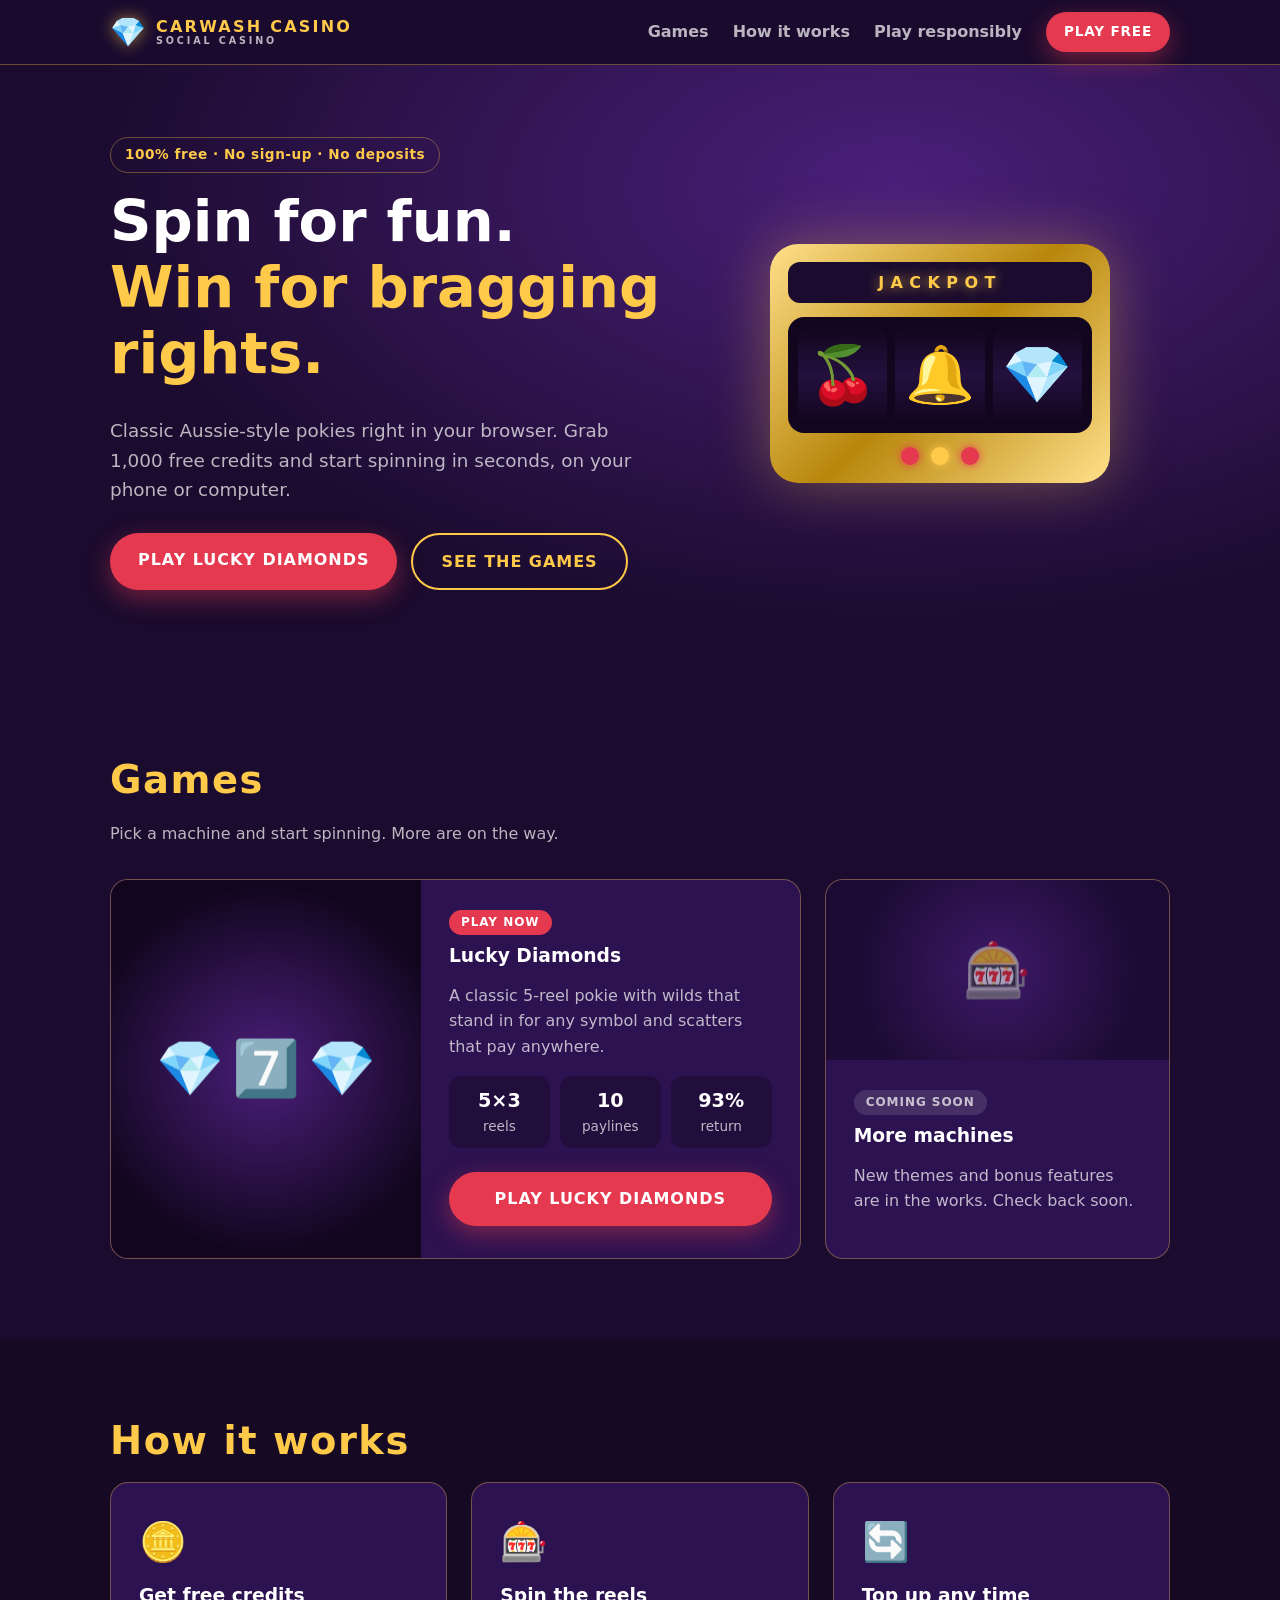
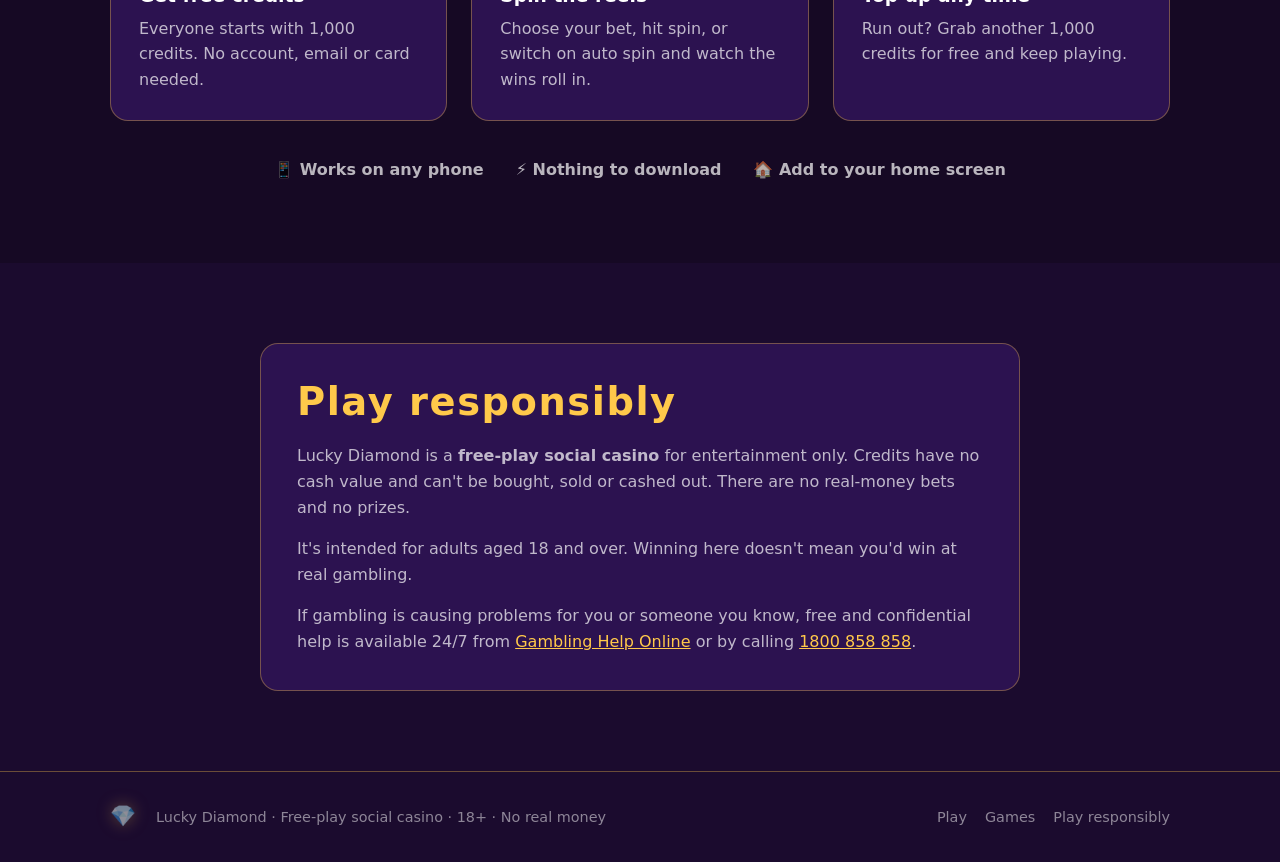
<file: site/index.html>
<!DOCTYPE html>
<html lang="en-AU">
<head>
  <meta charset="UTF-8">
  <meta name="viewport" content="width=device-width, initial-scale=1">
  <title>carwash casino . Free social casino</title>
  <meta name="description" content="Free-play pokies in your browser. No sign-up, no deposits, no real money. Spin Lucky Diamonds now.">
  <meta name="theme-color" content="#1B0B2E">
  <meta property="og:title" content="Lucky Diamond · Free social casino">
  <meta property="og:description" content="Free-play pokies in your browser. No sign-up, no deposits, no real money.">
  <link rel="icon" href="data:image/svg+xml,<svg xmlns='http://www.w3.org/2000/svg' viewBox='0 0 100 100'><text y='.9em' font-size='90'>💎</text></svg>">
  <link rel="stylesheet" href="styles.css">
</head>
<body>
  <header class="site-header">
    <div class="wrap header-inner">
      <a class="logo" href="./" aria-label="Lucky Diamond home">
        <span class="logo-gem" aria-hidden="true">💎</span>
        <span class="logo-text">CARWASH CASINO<small>SOCIAL CASINO</small></span>
      </a>
      <nav class="nav" aria-label="Main">
        <a href="#games">Games</a>
        <a href="#how">How it works</a>
        <a href="#responsible">Play responsibly</a>
      </nav>
      <a class="btn btn-small" href="play/">Play free</a>
    </div>
  </header>

  <main>
    <section class="hero">
      <div class="wrap hero-inner">
        <div class="hero-copy">
          <p class="eyebrow">100% free · No sign-up · No deposits</p>
          <h1>Spin for fun.<br><span class="gold">Win for bragging rights.</span></h1>
          <p class="lead">Classic Aussie-style pokies right in your browser. Grab 1,000 free credits and start spinning in seconds, on your phone or computer.</p>
          <div class="hero-actions">
            <a class="btn" href="play/">Play Lucky Diamonds</a>
            <a class="btn btn-ghost" href="#games">See the games</a>
          </div>
        </div>

        <div class="machine" aria-hidden="true">
          <div class="machine-top">JACKPOT</div>
          <div class="reels">
            <div class="reel"><div class="strip">🍒<br>🔔<br>💎<br>🍋<br>7️⃣<br>🍀<br>🍒</div></div>
            <div class="reel"><div class="strip">🔔<br>💎<br>🍇<br>7️⃣<br>🍒<br>⭐<br>🔔</div></div>
            <div class="reel"><div class="strip">💎<br>🍋<br>7️⃣<br>🍀<br>🔔<br>🍊<br>💎</div></div>
          </div>
          <div class="machine-base"><span></span><span></span><span></span></div>
        </div>
      </div>
    </section>

    <section id="games" class="section">
      <div class="wrap">
        <h2>Games</h2>
        <p class="section-lead">Pick a machine and start spinning. More are on the way.</p>
        <div class="games">
          <article class="game-card featured">
            <div class="game-art">
              <span>💎</span><span>7️⃣</span><span>💎</span>
            </div>
            <div class="game-body">
              <span class="tag">Play now</span>
              <h3>Lucky Diamonds</h3>
              <p>A classic 5-reel pokie with wilds that stand in for any symbol and scatters that pay anywhere.</p>
              <ul class="specs">
                <li><strong>5×3</strong> reels</li>
                <li><strong>10</strong> paylines</li>
                <li><strong>93%</strong> return</li>
              </ul>
              <a class="btn btn-block" href="play/">Play Lucky Diamonds</a>
            </div>
          </article>

          <article class="game-card soon">
            <div class="game-art muted">
              <span>🎰</span>
            </div>
            <div class="game-body">
              <span class="tag tag-muted">Coming soon</span>
              <h3>More machines</h3>
              <p>New themes and bonus features are in the works. Check back soon.</p>
            </div>
          </article>
        </div>
      </div>
    </section>

    <section id="how" class="section section-alt">
      <div class="wrap">
        <h2>How it works</h2>
        <div class="steps">
          <div class="step">
            <span class="step-icon">🪙</span>
            <h3>Get free credits</h3>
            <p>Everyone starts with 1,000 credits. No account, email or card needed.</p>
          </div>
          <div class="step">
            <span class="step-icon">🎰</span>
            <h3>Spin the reels</h3>
            <p>Choose your bet, hit spin, or switch on auto spin and watch the wins roll in.</p>
          </div>
          <div class="step">
            <span class="step-icon">🔄</span>
            <h3>Top up any time</h3>
            <p>Run out? Grab another 1,000 credits for free and keep playing.</p>
          </div>
        </div>
        <div class="perks">
          <span>📱 Works on any phone</span>
          <span>⚡ Nothing to download</span>
          <span>🏠 Add to your home screen</span>
        </div>
      </div>
    </section>

    <section id="responsible" class="section">
      <div class="wrap">
        <div class="notice">
          <h2>Play responsibly</h2>
          <p>Lucky Diamond is a <strong>free-play social casino</strong> for entertainment only. Credits have no cash value and can't be bought, sold or cashed out. There are no real-money bets and no prizes.</p>
          <p>It's intended for adults aged 18 and over. Winning here doesn't mean you'd win at real gambling.</p>
          <p>If gambling is causing problems for you or someone you know, free and confidential help is available 24/7 from <a href="https://www.gamblinghelponline.org.au/" rel="noopener">Gambling Help Online</a> or by calling <a href="tel:1800858858">1800 858 858</a>.</p>
        </div>
      </div>
    </section>
  </main>

  <footer class="site-footer">
    <div class="wrap footer-inner">
      <span class="logo-gem small" aria-hidden="true">💎</span>
      <p>Lucky Diamond · Free-play social casino · 18+ · No real money</p>
      <nav aria-label="Footer">
        <a href="play/">Play</a>
        <a href="#games">Games</a>
        <a href="#responsible">Play responsibly</a>
      </nav>
    </div>
  </footer>
</body>
</html>
</file>
<file: site/styles.css>
:root {
  --felt: #1b0b2e;
  --felt-light: #4a1f7a;
  --panel: #2c1250;
  --gold: #ffc94a;
  --gold-deep: #b8860b;
  --red: #e53950;
  --text: #ffffff;
  --muted: rgba(255, 255, 255, 0.7);
  --faint: rgba(255, 255, 255, 0.5);
  --line: rgba(255, 201, 74, 0.35);
  --radius: 18px;
}

* { box-sizing: border-box; }

html { scroll-behavior: smooth; }

body {
  margin: 0;
  font-family: system-ui, -apple-system, "Segoe UI", Roboto, sans-serif;
  color: var(--text);
  background: var(--felt);
  line-height: 1.6;
  -webkit-font-smoothing: antialiased;
}

a { color: var(--gold); }

h1, h2, h3 { line-height: 1.15; margin: 0 0 0.5em; }

.wrap {
  width: 100%;
  max-width: 1100px;
  margin: 0 auto;
  padding: 0 20px;
}

.gold { color: var(--gold); }

/* Buttons */
.btn {
  display: inline-block;
  padding: 14px 28px;
  border-radius: 999px;
  background: var(--red);
  color: #fff;
  font-weight: 800;
  letter-spacing: 0.06em;
  text-transform: uppercase;
  text-decoration: none;
  white-space: nowrap;
  box-shadow: 0 8px 24px rgba(229, 57, 80, 0.45);
  transition: transform 0.15s, box-shadow 0.15s;
}
.btn:hover { transform: translateY(-2px); box-shadow: 0 12px 30px rgba(229, 57, 80, 0.6); }
.btn:focus-visible { outline: 3px solid var(--gold); outline-offset: 3px; }
.btn-ghost {
  background: transparent;
  color: var(--gold);
  border: 2px solid var(--gold);
  box-shadow: none;
}
.btn-ghost:hover { background: rgba(255, 201, 74, 0.1); box-shadow: none; }
.btn-small { padding: 9px 18px; font-size: 0.85rem; }
.btn-block { display: block; text-align: center; }

/* Header */
.site-header {
  position: sticky;
  top: 0;
  z-index: 10;
  background: rgba(27, 11, 46, 0.85);
  backdrop-filter: blur(10px);
  -webkit-backdrop-filter: blur(10px);
  border-bottom: 1px solid var(--line);
}
.header-inner {
  display: flex;
  align-items: center;
  gap: 24px;
  height: 64px;
}
.logo {
  display: flex;
  align-items: center;
  gap: 10px;
  text-decoration: none;
  color: var(--gold);
}
.logo-gem { font-size: 1.8rem; filter: drop-shadow(0 0 8px rgba(255, 201, 74, 0.6)); }
.logo-gem.small { font-size: 1.3rem; }
.logo-text {
  display: flex;
  flex-direction: column;
  font-weight: 900;
  letter-spacing: 0.14em;
  line-height: 1.1;
  white-space: nowrap;
}
.logo-text small {
  font-size: 0.6rem;
  letter-spacing: 0.3em;
  color: var(--muted);
  font-weight: 700;
}
.nav { display: flex; gap: 24px; margin-left: auto; }
.nav a {
  color: var(--muted);
  text-decoration: none;
  font-weight: 600;
}
.nav a:hover { color: var(--gold); }

/* Hero */
.hero {
  background: radial-gradient(ellipse at 70% 20%, var(--felt-light), var(--felt) 65%);
  padding: 72px 0 88px;
  overflow: hidden;
}
.hero-inner {
  display: grid;
  grid-template-columns: 1.2fr 1fr;
  gap: 48px;
  align-items: center;
}
.eyebrow {
  display: inline-block;
  margin: 0 0 16px;
  padding: 6px 14px;
  border: 1px solid var(--line);
  border-radius: 999px;
  color: var(--gold);
  font-size: 0.85rem;
  font-weight: 700;
  letter-spacing: 0.04em;
}
.hero h1 { font-size: clamp(2.2rem, 5vw, 3.6rem); font-weight: 900; }
.lead { font-size: 1.15rem; color: var(--muted); max-width: 34em; }
.hero-actions { display: flex; flex-wrap: wrap; gap: 14px; margin-top: 28px; }

/* Animated machine */
.machine {
  justify-self: center;
  width: min(100%, 340px);
  padding: 18px;
  border-radius: 28px;
  background: linear-gradient(135deg, #ffe08a, var(--gold-deep) 50%, #ffe08a);
  box-shadow: 0 0 60px rgba(255, 201, 74, 0.35);
}
.machine-top {
  margin-bottom: 14px;
  padding: 8px;
  border-radius: 12px;
  background: var(--felt);
  color: var(--gold);
  text-align: center;
  font-weight: 900;
  letter-spacing: 0.4em;
  text-shadow: 0 0 12px rgba(255, 201, 74, 0.8);
}
.reels {
  display: grid;
  grid-template-columns: repeat(3, 1fr);
  gap: 8px;
  padding: 10px;
  border-radius: 16px;
  background: #12061f;
}
.reel {
  height: 96px;
  overflow: hidden;
  border-radius: 10px;
  background: linear-gradient(#12061f, #24103d 50%, #12061f);
}
.strip {
  font-size: 56px;
  line-height: 96px;
  text-align: center;
  animation: spin 3.6s cubic-bezier(0.45, 0.05, 0.25, 1) infinite;
}
.reel:nth-child(2) .strip { animation-delay: 0.25s; }
.reel:nth-child(3) .strip { animation-delay: 0.5s; }
@keyframes spin {
  0%, 15% { transform: translateY(0); }
  70%, 100% { transform: translateY(-576px); }
}
.machine-base {
  display: flex;
  justify-content: center;
  gap: 12px;
  margin-top: 14px;
}
.machine-base span {
  width: 18px;
  height: 18px;
  border-radius: 50%;
  background: var(--red);
  box-shadow: 0 0 10px var(--red);
}
.machine-base span:nth-child(2) { background: var(--gold); box-shadow: 0 0 10px var(--gold); }

@media (prefers-reduced-motion: reduce) {
  .strip { animation: none; }
  html { scroll-behavior: auto; }
}

/* Sections */
.section { padding: 80px 0; }
.section-alt { background: #160924; }
.section h2 {
  font-size: clamp(1.8rem, 3.5vw, 2.4rem);
  font-weight: 900;
  color: var(--gold);
  letter-spacing: 0.04em;
}
.section-lead { color: var(--muted); margin: 0 0 32px; }

/* Games */
.games {
  display: grid;
  grid-template-columns: 2fr 1fr;
  gap: 24px;
}
.game-card {
  display: flex;
  flex-direction: column;
  overflow: hidden;
  border-radius: var(--radius);
  background: var(--panel);
  border: 1px solid var(--line);
}
.game-card.featured { flex-direction: row; }
.game-art {
  display: flex;
  align-items: center;
  justify-content: center;
  gap: 8px;
  min-height: 180px;
  padding: 24px;
  font-size: 3.4rem;
  background: radial-gradient(circle, var(--felt-light), #12061f 75%);
}
.featured .game-art { flex: 1 1 45%; }
.game-art.muted { opacity: 0.6; }
.game-body { flex: 1 1 55%; padding: 28px; }
.game-body p { color: var(--muted); }
.tag {
  display: inline-block;
  margin-bottom: 10px;
  padding: 3px 12px;
  border-radius: 999px;
  background: var(--red);
  font-size: 0.75rem;
  font-weight: 800;
  letter-spacing: 0.08em;
  text-transform: uppercase;
}
.tag-muted { background: rgba(255, 255, 255, 0.12); color: var(--muted); }
.specs {
  display: flex;
  gap: 10px;
  padding: 0;
  margin: 16px 0 24px;
  list-style: none;
}
.specs li {
  flex: 1;
  padding: 10px 6px;
  border-radius: 12px;
  background: rgba(0, 0, 0, 0.25);
  text-align: center;
  font-size: 0.85rem;
  color: var(--muted);
}
.specs strong { display: block; font-size: 1.2rem; color: #fff; }

/* Steps */
.steps {
  display: grid;
  grid-template-columns: repeat(3, 1fr);
  gap: 24px;
}
.step {
  padding: 28px;
  border-radius: var(--radius);
  background: var(--panel);
  border: 1px solid var(--line);
}
.step-icon { display: block; font-size: 2.4rem; margin-bottom: 12px; }
.step p { color: var(--muted); margin: 0; }
.perks {
  display: flex;
  flex-wrap: wrap;
  justify-content: center;
  gap: 12px 32px;
  margin-top: 36px;
  color: var(--muted);
  font-weight: 600;
}

/* Responsible play */
.notice {
  max-width: 760px;
  margin: 0 auto;
  padding: 36px;
  border-radius: var(--radius);
  background: var(--panel);
  border: 1px solid var(--line);
}
.notice p { color: var(--muted); }
.notice p:last-child { margin-bottom: 0; }

/* Footer */
.site-footer {
  padding: 28px 0;
  border-top: 1px solid var(--line);
  color: var(--faint);
  font-size: 0.9rem;
}
.footer-inner {
  display: flex;
  flex-wrap: wrap;
  align-items: center;
  gap: 12px 20px;
}
.footer-inner p { margin: 0; }
.footer-inner nav { display: flex; gap: 18px; margin-left: auto; }
.footer-inner nav a { color: var(--faint); text-decoration: none; }
.footer-inner nav a:hover { color: var(--gold); }

/* Phones and small tablets */
@media (max-width: 820px) {
  .nav { display: none; }
  .header-inner { gap: 12px; }
  .logo-gem { font-size: 1.5rem; }
  .logo-text { font-size: 0.95rem; letter-spacing: 0.08em; }
  .logo-text small { letter-spacing: 0.2em; }
  .header-inner .btn-small { margin-left: auto; }
  .hero { padding: 48px 0 64px; }
  .hero-inner { grid-template-columns: 1fr; gap: 40px; text-align: center; }
  .lead { margin: 0 auto; }
  .hero-actions { justify-content: center; }
  .games { grid-template-columns: 1fr; }
  .game-card.featured { flex-direction: column; }
  .steps { grid-template-columns: 1fr; }
  .section { padding: 56px 0; }
  .notice { padding: 24px; }
  .footer-inner { justify-content: center; text-align: center; }
  .footer-inner nav { margin-left: 0; }
}
</file>
